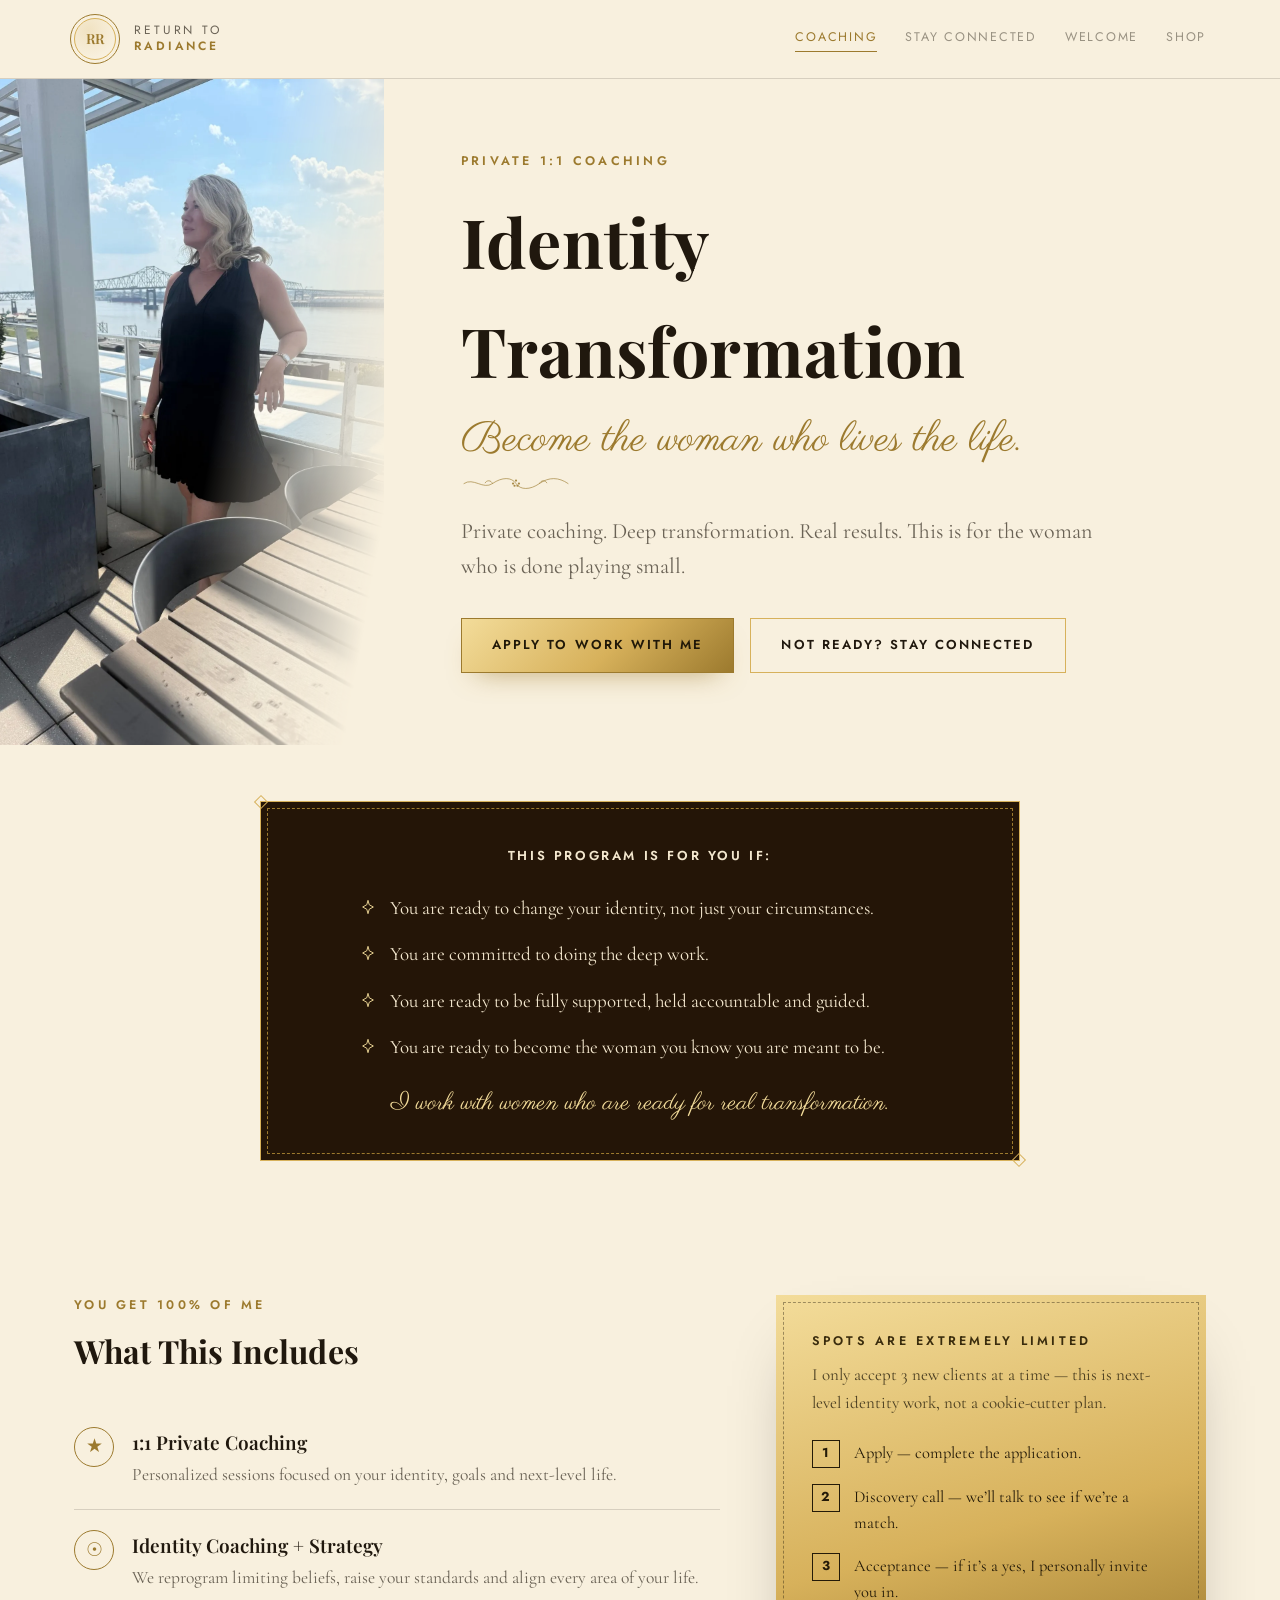
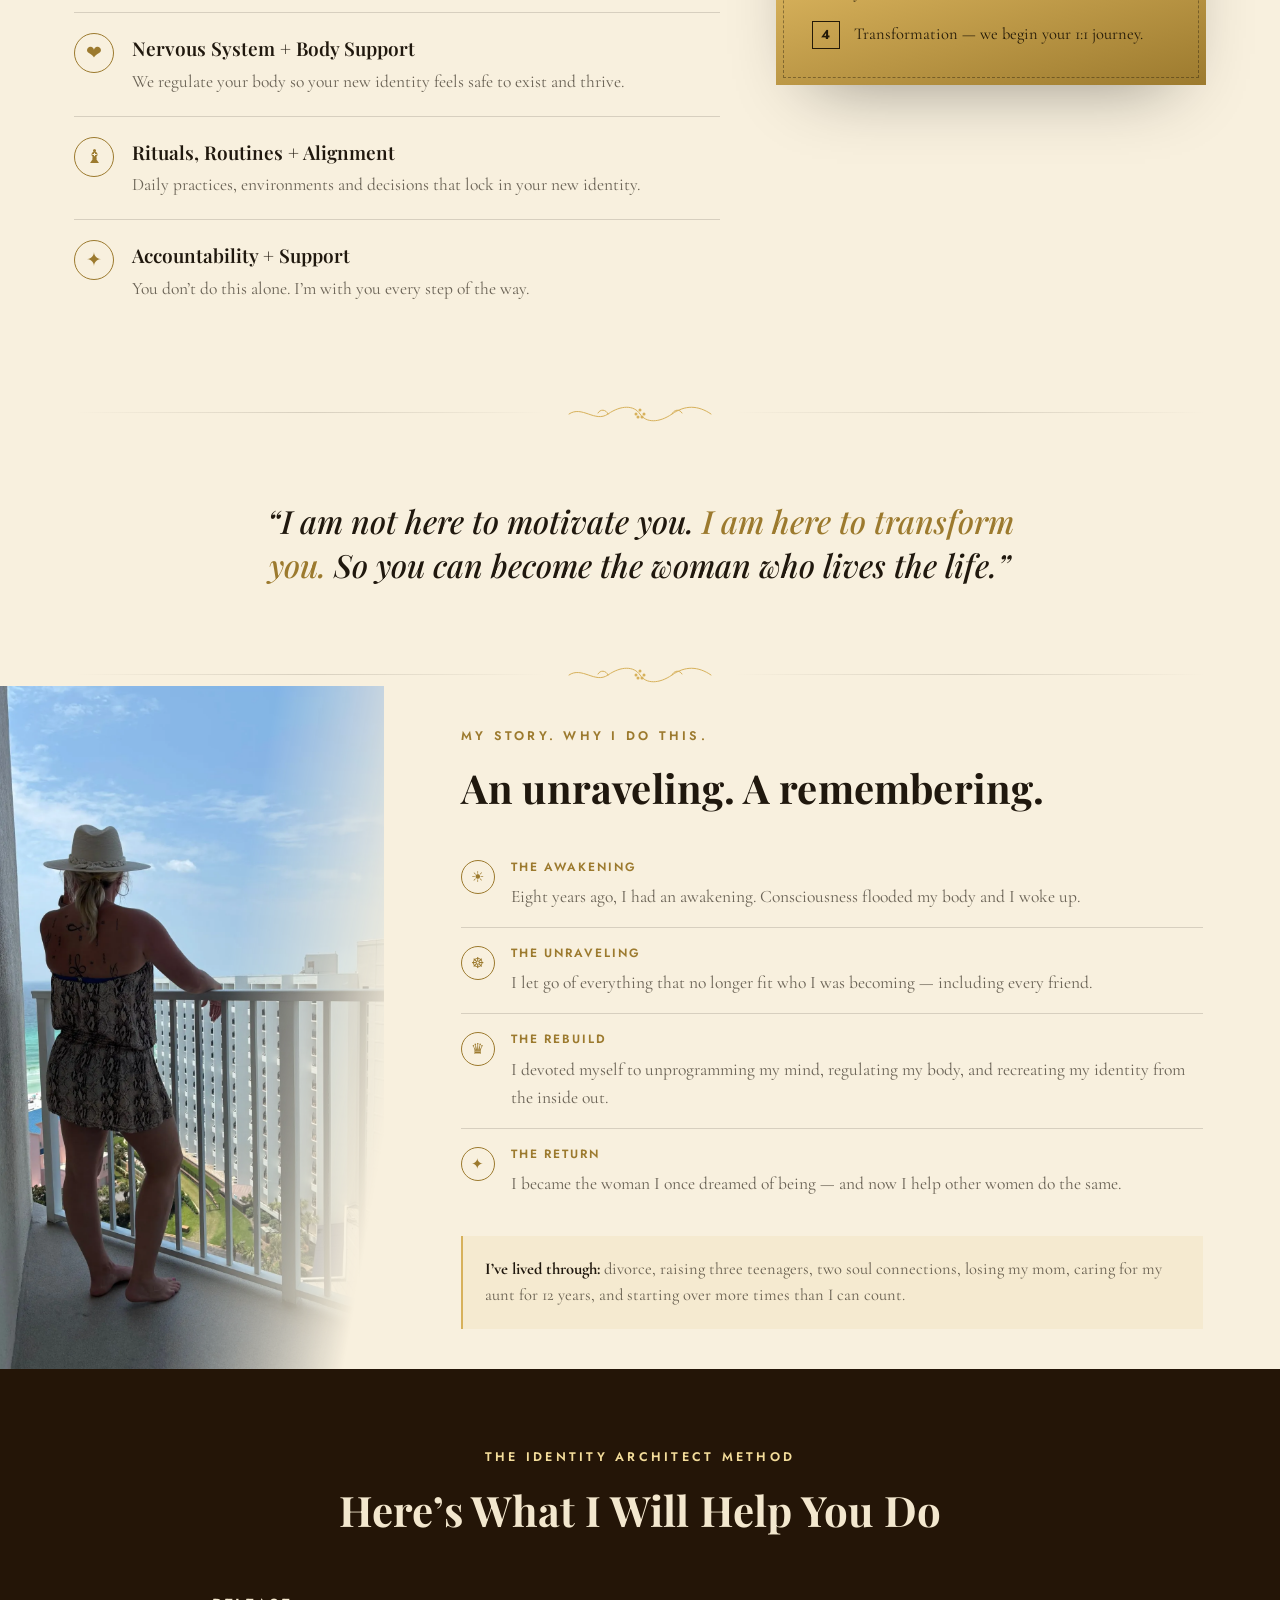
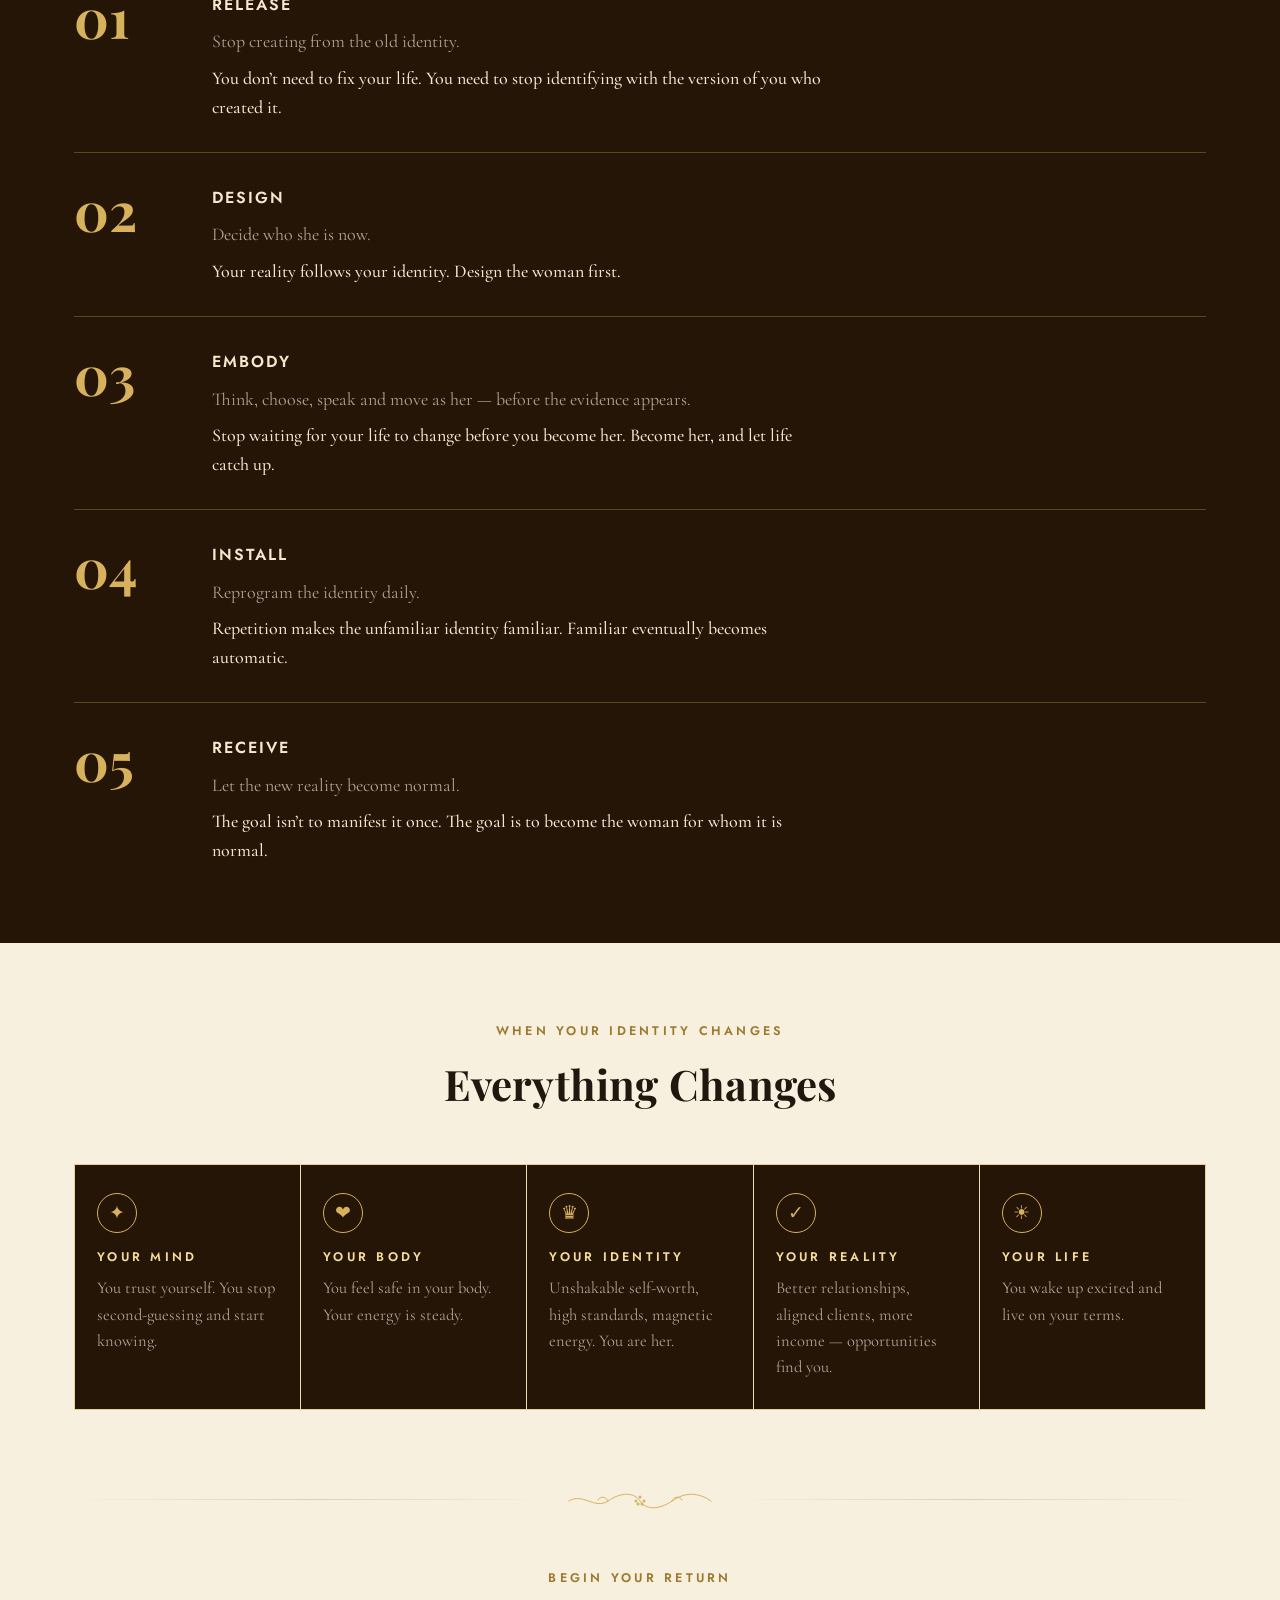
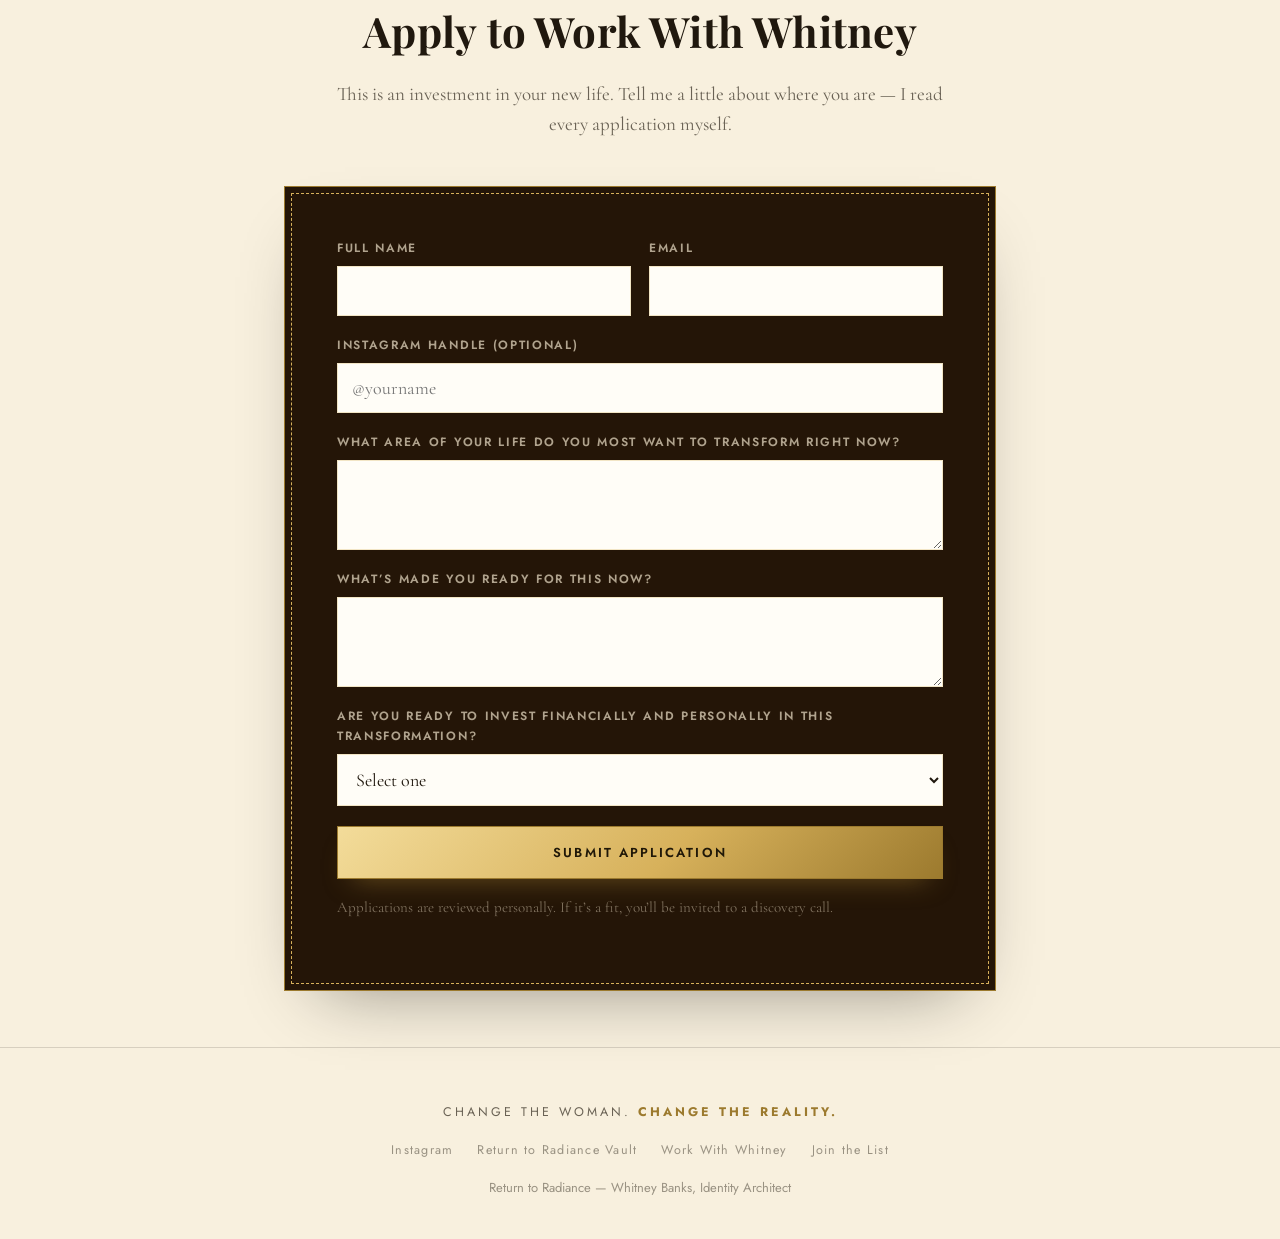
<file: index.html>
<!doctype html>
<html lang="en">
<head>
  <meta charset="utf-8">
  <meta name="viewport" content="width=device-width, initial-scale=1">
  <script>
  // Old single-page URLs (/#/connect etc.) -> real pages.
  (function(){
    var m = location.hash.match(/^#\/(\w*)$/);
    if(!m) return;
    var path = {connect:"/connect", welcome:"/welcome", shop:"/shop"}[m[1]];
    if(path) location.replace(path);
    else history.replaceState(null, "", "/");
  })();
  </script>
  <title>Identity Transformation Coaching | Return to Radiance</title>
  <meta name="description" content="Private 1:1 identity transformation coaching with Whitney Banks, Identity Architect. Deep transformation. Real results. For the woman who is done playing small.">
  <link rel="canonical" href="https://return-to-radiance.vercel.app/">
  <meta property="og:type" content="website">
  <meta property="og:site_name" content="Return to Radiance">
  <meta property="og:title" content="Identity Transformation Coaching | Return to Radiance">
  <meta property="og:description" content="Private 1:1 identity transformation coaching with Whitney Banks, Identity Architect. Deep transformation. Real results. For the woman who is done playing small.">
  <meta property="og:url" content="https://return-to-radiance.vercel.app/">
  <meta property="og:image" content="https://return-to-radiance.vercel.app/assets/images/og-image.jpg">
  <meta property="og:image:width" content="1200">
  <meta property="og:image:height" content="630">
  <meta property="og:image:alt" content="Whitney Banks, Identity Architect">
  <meta name="twitter:card" content="summary_large_image">
  <link rel="icon" href="/favicon.ico" sizes="32x32">
  <link rel="icon" href="/assets/favicon.svg" type="image/svg+xml">
  <link rel="apple-touch-icon" href="/assets/apple-touch-icon.png">
  <link rel="preconnect" href="https://fonts.googleapis.com">
  <link rel="preconnect" href="https://fonts.gstatic.com" crossorigin>
  <link rel="stylesheet" href="https://fonts.googleapis.com/css2?family=Playfair+Display:ital,wght@0,500;0,600;0,700;0,800;1,500&family=Cormorant+Garamond:ital,wght@0,400;0,500;0,600;1,400;1,500&family=Jost:wght@400;500;600&family=Parisienne&display=swap">
  <link rel="stylesheet" href="/assets/styles.css">
  <script src="/assets/site.js" defer></script>
</head>
<body>
<div id="app">
  <header class="topnav">
    <div class="topnav-inner">
      <a class="brand" href="/"><span class="brand-mark">RR</span><span class="brand-word">Return to<b>Radiance</b></span></a>
      <div class="navlinks">
        <a href="/" data-route="coaching" aria-current="page">Coaching</a>
        <a href="/connect" data-route="connect">Stay Connected</a>
        <a href="/welcome" data-route="welcome">Welcome</a>
        <a href="/shop" data-route="shop">Shop</a>
      </div>
    </div>
  </header>
  <main id="main">
    <section class="fade-in hero-section">
      <div class="hero-split">
        <div class="hero-photo-panel">
          <picture>
            <source type="image/webp" srcset="/assets/images/whitney-coaching.webp">
            <img src="/assets/images/whitney-coaching.jpg" width="1500" height="2000" alt="Whitney Banks" style="object-position:center 18%;" fetchpriority="high" onerror="this.closest('.hero-photo-panel').remove()">
          </picture>
        </div>
        <div class="hero-text-panel">
          <div class="hero">
            <div class="eyebrow">Private 1:1 Coaching</div>
            <h1>Identity Transformation</h1>
            <div class="script">Become the woman who lives the life.</div>
            <div class="flourish-accent"><svg class="flourish" width="150" height="24" viewBox="0 0 150 24" fill="none" stroke="currentColor" stroke-width="1" stroke-linecap="round"><path d="M4 13c13-9 26 9 39 0s26-9 32 0 19 9 32 0 26-9 39 0"/><path d="M43 13c-2-5-8-5-10-1"/><path d="M107 13c2-5 8-5 10-1"/><g fill="currentColor" stroke="none"><circle cx="75" cy="9" r="1.5"/><circle cx="71" cy="13" r="1.5"/><circle cx="79" cy="13" r="1.5"/><circle cx="73" cy="16" r="1.5"/><circle cx="77" cy="16" r="1.5"/></g></svg></div>
            <p class="lede">Private coaching. Deep transformation. Real results. This is for the woman who is done playing small.</p>
            <div class="ctas">
              <a class="btn" href="#apply-form">Apply to Work With Me</a>
              <a class="btn btn-ghost" href="/connect">Not Ready? Stay Connected</a>
            </div>
          </div>
        </div>
      </div>
    </section>
    <section class="tight">
      <div class="narrow frame-box reveal">
        <h3>This Program Is For You If:</h3>
        <ul class="qual-list">
          <li><svg width="16" height="16" viewBox="0 0 24 24" fill="none" stroke="currentColor" stroke-width="1.4"><path d="M12 2l1.8 6.6L20 12l-6.2 3.4L12 22l-1.8-6.6L4 12l6.2-3.4z"/></svg><span>You are ready to change your identity, not just your circumstances.</span></li>
          <li><svg width="16" height="16" viewBox="0 0 24 24" fill="none" stroke="currentColor" stroke-width="1.4"><path d="M12 2l1.8 6.6L20 12l-6.2 3.4L12 22l-1.8-6.6L4 12l6.2-3.4z"/></svg><span>You are committed to doing the deep work.</span></li>
          <li><svg width="16" height="16" viewBox="0 0 24 24" fill="none" stroke="currentColor" stroke-width="1.4"><path d="M12 2l1.8 6.6L20 12l-6.2 3.4L12 22l-1.8-6.6L4 12l6.2-3.4z"/></svg><span>You are ready to be fully supported, held accountable and guided.</span></li>
          <li><svg width="16" height="16" viewBox="0 0 24 24" fill="none" stroke="currentColor" stroke-width="1.4"><path d="M12 2l1.8 6.6L20 12l-6.2 3.4L12 22l-1.8-6.6L4 12l6.2-3.4z"/></svg><span>You are ready to become the woman you know you are meant to be.</span></li>
        </ul>
        <span class="script on-panel">I work with women who are ready for real transformation.</span>
      </div>
    </section>
    <section>
      <div class="wrap split reveal">
        <div>
          <div class="eyebrow">You Get 100% of Me</div>
          <h2 style="font-size:32px;margin:10px 0 30px;color:var(--text);">What This Includes</h2>
          <div class="item-row">
            <span class="item-icon">&#9733;</span>
            <div>
              <h4>1:1 Private Coaching</h4>
              <p>Personalized sessions focused on your identity, goals and next-level life.</p>
            </div>
          </div>
          <div class="item-row">
            <span class="item-icon">&#9737;</span>
            <div>
              <h4>Identity Coaching + Strategy</h4>
              <p>We reprogram limiting beliefs, raise your standards and align every area of your life.</p>
            </div>
          </div>
          <div class="item-row">
            <span class="item-icon">&#10084;</span>
            <div>
              <h4>Nervous System + Body Support</h4>
              <p>We regulate your body so your new identity feels safe to exist and thrive.</p>
            </div>
          </div>
          <div class="item-row">
            <span class="item-icon">&#9821;</span>
            <div>
              <h4>Rituals, Routines + Alignment</h4>
              <p>Daily practices, environments and decisions that lock in your new identity.</p>
            </div>
          </div>
          <div class="item-row">
            <span class="item-icon">&#10022;</span>
            <div>
              <h4>Accountability + Support</h4>
              <p>You don&rsquo;t do this alone. I&rsquo;m with you every step of the way.</p>
            </div>
          </div>
        </div>
        <div class="side-card">
          <div class="eyebrow">Spots Are Extremely Limited</div>
          <p>I only accept 3 new clients at a time &mdash; this is next-level identity work, not a cookie-cutter plan.</p>
          <ol class="steps">
            <li>Apply &mdash; complete the application.</li>
            <li>Discovery call &mdash; we&rsquo;ll talk to see if we&rsquo;re a match.</li>
            <li>Acceptance &mdash; if it&rsquo;s a yes, I personally invite you in.</li>
            <li>Transformation &mdash; we begin your 1:1 journey.</li>
          </ol>
        </div>
      </div>
    </section>
    <div class="tight">
      <div class="ornament"><span></span><svg class="flourish" width="150" height="24" viewBox="0 0 150 24" fill="none" stroke="currentColor" stroke-width="1" stroke-linecap="round"><path d="M4 13c13-9 26 9 39 0s26-9 32 0 19 9 32 0 26-9 39 0"/><path d="M43 13c-2-5-8-5-10-1"/><path d="M107 13c2-5 8-5 10-1"/><g fill="currentColor" stroke="none"><circle cx="75" cy="9" r="1.5"/><circle cx="71" cy="13" r="1.5"/><circle cx="79" cy="13" r="1.5"/><circle cx="73" cy="16" r="1.5"/><circle cx="77" cy="16" r="1.5"/></g></svg><span></span></div>
    </div>
    <section class="quote">
      <div class="wrap reveal">
        <blockquote>&ldquo;I am not here to motivate you. <em>I am here to transform you.</em> So you can become the woman who lives the life.&rdquo;</blockquote>
      </div>
    </section>
    <div class="tight">
      <div class="ornament"><span></span><svg class="flourish" width="150" height="24" viewBox="0 0 150 24" fill="none" stroke="currentColor" stroke-width="1" stroke-linecap="round"><path d="M4 13c13-9 26 9 39 0s26-9 32 0 19 9 32 0 26-9 39 0"/><path d="M43 13c-2-5-8-5-10-1"/><path d="M107 13c2-5 8-5 10-1"/><g fill="currentColor" stroke="none"><circle cx="75" cy="9" r="1.5"/><circle cx="71" cy="13" r="1.5"/><circle cx="79" cy="13" r="1.5"/><circle cx="73" cy="16" r="1.5"/><circle cx="77" cy="16" r="1.5"/></g></svg><span></span></div>
    </div>
    <section class="hero-section reveal">
      <div class="hero-split">
        <div class="hero-photo-panel">
          <picture>
            <source type="image/webp" srcset="/assets/images/whitney-story.webp">
            <img src="/assets/images/whitney-story.jpg" width="1500" height="2000" alt="Whitney Banks" style="object-position:center 20%;" loading="lazy" onerror="this.closest('.hero-photo-panel').remove()">
          </picture>
        </div>
        <div class="hero-text-panel">
          <div class="hero">
            <div class="eyebrow">My Story. Why I Do This.</div>
            <h2 style="font-size:clamp(28px,3.4vw,40px);margin:10px 0 22px;color:var(--text);">An unraveling. A remembering.</h2>
            <ul class="timeline">
              <li>
                <span class="item-icon">&#9728;</span>
                <div><span class="t-label">The Awakening</span>
                  <p>Eight years ago, I had an awakening. Consciousness flooded my body and I woke up.</p>
                </div>
              </li>
              <li>
                <span class="item-icon">&#9784;</span>
                <div><span class="t-label">The Unraveling</span>
                  <p>I let go of everything that no longer fit who I was becoming &mdash; including every friend.</p>
                </div>
              </li>
              <li>
                <span class="item-icon">&#9819;</span>
                <div><span class="t-label">The Rebuild</span>
                  <p>I devoted myself to unprogramming my mind, regulating my body, and recreating my identity from the inside out.</p>
                </div>
              </li>
              <li>
                <span class="item-icon">&#10022;</span>
                <div><span class="t-label">The Return</span>
                  <p>I became the woman I once dreamed of being &mdash; and now I help other women do the same.</p>
                </div>
              </li>
            </ul>
            <div class="lived"><b>I&rsquo;ve lived through:</b> divorce, raising three teenagers, two soul connections, losing my mom, caring for my aunt for 12 years, and starting over more times than I can count.</div>
          </div>
        </div>
      </div>
    </section>
    <section class="panel-band">
      <div class="wrap reveal">
        <div class="kicker-block">
          <div class="eyebrow on-panel">The Identity Architect Method</div>
          <h2>Here&rsquo;s What I Will Help You Do</h2>
        </div>
        <div class="method">
          <div class="method-row">
            <div class="method-num">01</div>
            <div>
              <h4>Release</h4>
              <p>Stop creating from the old identity.</p>
              <p class="core">You don&rsquo;t need to fix your life. You need to stop identifying with the version of you who created it.</p>
            </div>
          </div>
          <div class="method-row">
            <div class="method-num">02</div>
            <div>
              <h4>Design</h4>
              <p>Decide who she is now.</p>
              <p class="core">Your reality follows your identity. Design the woman first.</p>
            </div>
          </div>
          <div class="method-row">
            <div class="method-num">03</div>
            <div>
              <h4>Embody</h4>
              <p>Think, choose, speak and move as her &mdash; before the evidence appears.</p>
              <p class="core">Stop waiting for your life to change before you become her. Become her, and let life catch up.</p>
            </div>
          </div>
          <div class="method-row">
            <div class="method-num">04</div>
            <div>
              <h4>Install</h4>
              <p>Reprogram the identity daily.</p>
              <p class="core">Repetition makes the unfamiliar identity familiar. Familiar eventually becomes automatic.</p>
            </div>
          </div>
          <div class="method-row">
            <div class="method-num">05</div>
            <div>
              <h4>Receive</h4>
              <p>Let the new reality become normal.</p>
              <p class="core">The goal isn&rsquo;t to manifest it once. The goal is to become the woman for whom it is normal.</p>
            </div>
          </div>
        </div>
      </div>
    </section>
    <section>
      <div class="wrap reveal">
        <div class="kicker-block">
          <div class="eyebrow">When Your Identity Changes</div>
          <h2>Everything Changes</h2>
        </div>
        <div class="changes">
          <div class="change-cell">
            <span class="item-icon">&#10022;</span>
            <span class="eyebrow on-panel" style="display:block;margin-top:14px;">Your Mind</span>
            <p>You trust yourself. You stop second-guessing and start knowing.</p>
          </div>
          <div class="change-cell">
            <span class="item-icon">&#10084;</span>
            <span class="eyebrow on-panel" style="display:block;margin-top:14px;">Your Body</span>
            <p>You feel safe in your body. Your energy is steady.</p>
          </div>
          <div class="change-cell">
            <span class="item-icon">&#9819;</span>
            <span class="eyebrow on-panel" style="display:block;margin-top:14px;">Your Identity</span>
            <p>Unshakable self-worth, high standards, magnetic energy. You are her.</p>
          </div>
          <div class="change-cell">
            <span class="item-icon">&#10003;</span>
            <span class="eyebrow on-panel" style="display:block;margin-top:14px;">Your Reality</span>
            <p>Better relationships, aligned clients, more income &mdash; opportunities find you.</p>
          </div>
          <div class="change-cell">
            <span class="item-icon">&#9728;</span>
            <span class="eyebrow on-panel" style="display:block;margin-top:14px;">Your Life</span>
            <p>You wake up excited and live on your terms.</p>
          </div>
        </div>
      </div>
    </section>
    <div class="tight">
      <div class="ornament"><span></span><svg class="flourish" width="150" height="24" viewBox="0 0 150 24" fill="none" stroke="currentColor" stroke-width="1" stroke-linecap="round"><path d="M4 13c13-9 26 9 39 0s26-9 32 0 19 9 32 0 26-9 39 0"/><path d="M43 13c-2-5-8-5-10-1"/><path d="M107 13c2-5 8-5 10-1"/><g fill="currentColor" stroke="none"><circle cx="75" cy="9" r="1.5"/><circle cx="71" cy="13" r="1.5"/><circle cx="79" cy="13" r="1.5"/><circle cx="73" cy="16" r="1.5"/><circle cx="77" cy="16" r="1.5"/></g></svg><span></span></div>
    </div>
    <section id="apply-form" class="tight">
      <div class="narrow reveal">
        <div class="kicker-block">
          <div class="eyebrow">Begin Your Return</div>
          <h2 style="color:var(--text);">Apply to Work With Whitney</h2>
          <p style="color:var(--text-soft);margin-top:14px;">This is an investment in your new life. Tell me a little about where you are &mdash; I read every application myself.</p>
        </div>
        <div class="form-wrap" id="apply-form-wrap">
          <form id="apply-form-el" novalidate>
            <div class="two-col">
              <div class="field">
                <label for="ap-name">Full Name</label>
                <input id="ap-name" name="name" type="text" required autocomplete="name">
              </div>
              <div class="field">
                <label for="ap-email">Email</label>
                <input id="ap-email" name="email" type="email" required autocomplete="email">
              </div>
            </div>
            <div class="field">
              <label for="ap-ig">Instagram Handle (optional)</label>
              <input id="ap-ig" name="instagram" type="text" placeholder="@yourname">
            </div>
            <div class="field">
              <label for="ap-change">What area of your life do you most want to transform right now?</label>
              <textarea id="ap-change" name="change_area" required></textarea>
            </div>
            <div class="field">
              <label for="ap-ready">What&rsquo;s made you ready for this now?</label>
              <textarea id="ap-ready" name="ready_reason" required></textarea>
            </div>
            <div class="field">
              <label for="ap-commit">Are you ready to invest financially and personally in this transformation?</label>
              <select id="ap-commit" name="commit" required>
                <option value="" disabled selected>Select one</option>
                <option value="yes">Yes, I&rsquo;m ready</option>
                <option value="not-yet">Not yet, but I want to learn more</option>
              </select>
            </div>
            <button class="btn" type="submit" style="width:100%;justify-content:center;">Submit Application</button>
            <p class="form-note">Applications are reviewed personally. If it&rsquo;s a fit, you&rsquo;ll be invited to a discovery call.</p>
            <div class="form-status" id="apply-status" role="status" aria-live="polite"></div>
          </form>
        </div>
      </div>
    </section>
  </main>
  <footer>
    <div class="wrap foot-inner">
      <div class="foot-tagline">Change the woman. <b>Change the reality.</b></div>
      <div class="foot-links">
        <a href="https://instagram.com/idenityarchitect_whitney" target="_blank" rel="noopener">Instagram</a>
        <a href="https://www.youtube.com/@ReturnToRadianceVault" target="_blank" rel="noopener">Return to Radiance Vault</a>
        <a href="/">Work With Whitney</a>
        <a href="/connect">Join the List</a>
      </div>
      <div class="foot-copy">Return to Radiance &mdash; Whitney Banks, Identity Architect</div>
    </div>
  </footer>
</div>
</body>
</html>
</file>
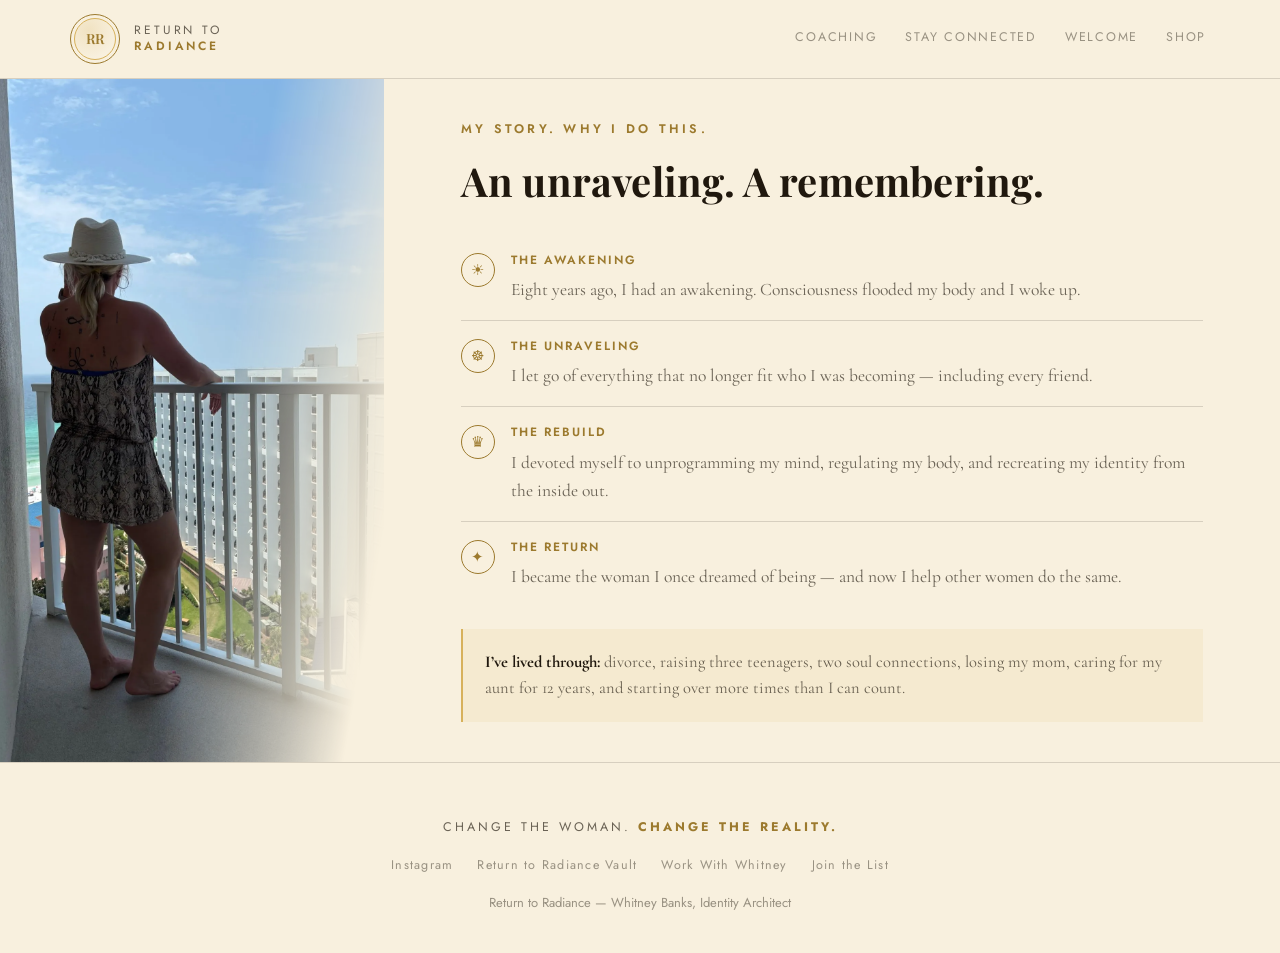
<file: about/index.html>
<!doctype html>
<html lang="en">
<head>
  <meta charset="utf-8">
  <meta name="viewport" content="width=device-width, initial-scale=1">
  <title>My Story | Return to Radiance</title>
  <meta name="description" content="An unraveling. A remembering. Whitney Banks on the awakening, the unraveling and the rebuild behind Return to Radiance.">
  <link rel="canonical" href="https://return-to-radiance.vercel.app/about/">
  <meta property="og:type" content="website">
  <meta property="og:site_name" content="Return to Radiance">
  <meta property="og:title" content="My Story | Return to Radiance">
  <meta property="og:description" content="An unraveling. A remembering. Whitney Banks on the awakening, the unraveling and the rebuild behind Return to Radiance.">
  <meta property="og:url" content="https://return-to-radiance.vercel.app/about/">
  <meta property="og:image" content="https://return-to-radiance.vercel.app/assets/images/og-image.jpg">
  <meta property="og:image:width" content="1200">
  <meta property="og:image:height" content="630">
  <meta property="og:image:alt" content="Whitney Banks, Identity Architect">
  <meta name="twitter:card" content="summary_large_image">
  <link rel="icon" href="/favicon.ico" sizes="32x32">
  <link rel="icon" href="/assets/favicon.svg" type="image/svg+xml">
  <link rel="apple-touch-icon" href="/assets/apple-touch-icon.png">
  <link rel="preconnect" href="https://fonts.googleapis.com">
  <link rel="preconnect" href="https://fonts.gstatic.com" crossorigin>
  <link rel="stylesheet" href="https://fonts.googleapis.com/css2?family=Playfair+Display:ital,wght@0,500;0,600;0,700;0,800;1,500&family=Cormorant+Garamond:ital,wght@0,400;0,500;0,600;1,400;1,500&family=Jost:wght@400;500;600&family=Parisienne&display=swap">
  <link rel="stylesheet" href="/assets/styles.css">
  <script src="/assets/site.js" defer></script>
</head>
<body>
<div id="app">
  <header class="topnav">
    <div class="topnav-inner">
      <a class="brand" href="/"><span class="brand-mark">RR</span><span class="brand-word">Return to<b>Radiance</b></span></a>
      <div class="navlinks">
        <a href="/" data-route="coaching">Coaching</a>
        <a href="/connect" data-route="connect">Stay Connected</a>
        <a href="/welcome" data-route="welcome">Welcome</a>
        <a href="/shop" data-route="shop">Shop</a>
      </div>
    </div>
  </header>
  <main id="main">
    <section class="hero-section reveal">
      <div class="hero-split">
        <div class="hero-photo-panel">
          <picture>
            <source type="image/webp" srcset="/assets/images/whitney-story.webp">
            <img src="/assets/images/whitney-story.jpg" width="1500" height="2000" alt="Whitney Banks" style="object-position:center 20%;" fetchpriority="high" onerror="this.closest('.hero-photo-panel').remove()">
          </picture>
        </div>
        <div class="hero-text-panel">
          <div class="hero">
            <div class="eyebrow">My Story. Why I Do This.</div>
            <h2 style="font-size:clamp(28px,3.4vw,40px);margin:10px 0 22px;color:var(--text);">An unraveling. A remembering.</h2>
            <ul class="timeline">
              <li>
                <span class="item-icon">&#9728;</span>
                <div><span class="t-label">The Awakening</span>
                  <p>Eight years ago, I had an awakening. Consciousness flooded my body and I woke up.</p>
                </div>
              </li>
              <li>
                <span class="item-icon">&#9784;</span>
                <div><span class="t-label">The Unraveling</span>
                  <p>I let go of everything that no longer fit who I was becoming &mdash; including every friend.</p>
                </div>
              </li>
              <li>
                <span class="item-icon">&#9819;</span>
                <div><span class="t-label">The Rebuild</span>
                  <p>I devoted myself to unprogramming my mind, regulating my body, and recreating my identity from the inside out.</p>
                </div>
              </li>
              <li>
                <span class="item-icon">&#10022;</span>
                <div><span class="t-label">The Return</span>
                  <p>I became the woman I once dreamed of being &mdash; and now I help other women do the same.</p>
                </div>
              </li>
            </ul>
            <div class="lived"><b>I&rsquo;ve lived through:</b> divorce, raising three teenagers, two soul connections, losing my mom, caring for my aunt for 12 years, and starting over more times than I can count.</div>
          </div>
        </div>
      </div>
    </section>
  </main>
  <footer>
    <div class="wrap foot-inner">
      <div class="foot-tagline">Change the woman. <b>Change the reality.</b></div>
      <div class="foot-links">
        <a href="https://instagram.com/idenityarchitect_whitney" target="_blank" rel="noopener">Instagram</a>
        <a href="https://www.youtube.com/@ReturnToRadianceVault" target="_blank" rel="noopener">Return to Radiance Vault</a>
        <a href="/">Work With Whitney</a>
        <a href="/connect">Join the List</a>
      </div>
      <div class="foot-copy">Return to Radiance &mdash; Whitney Banks, Identity Architect</div>
    </div>
  </footer>
</div>
</body>
</html>
</file>
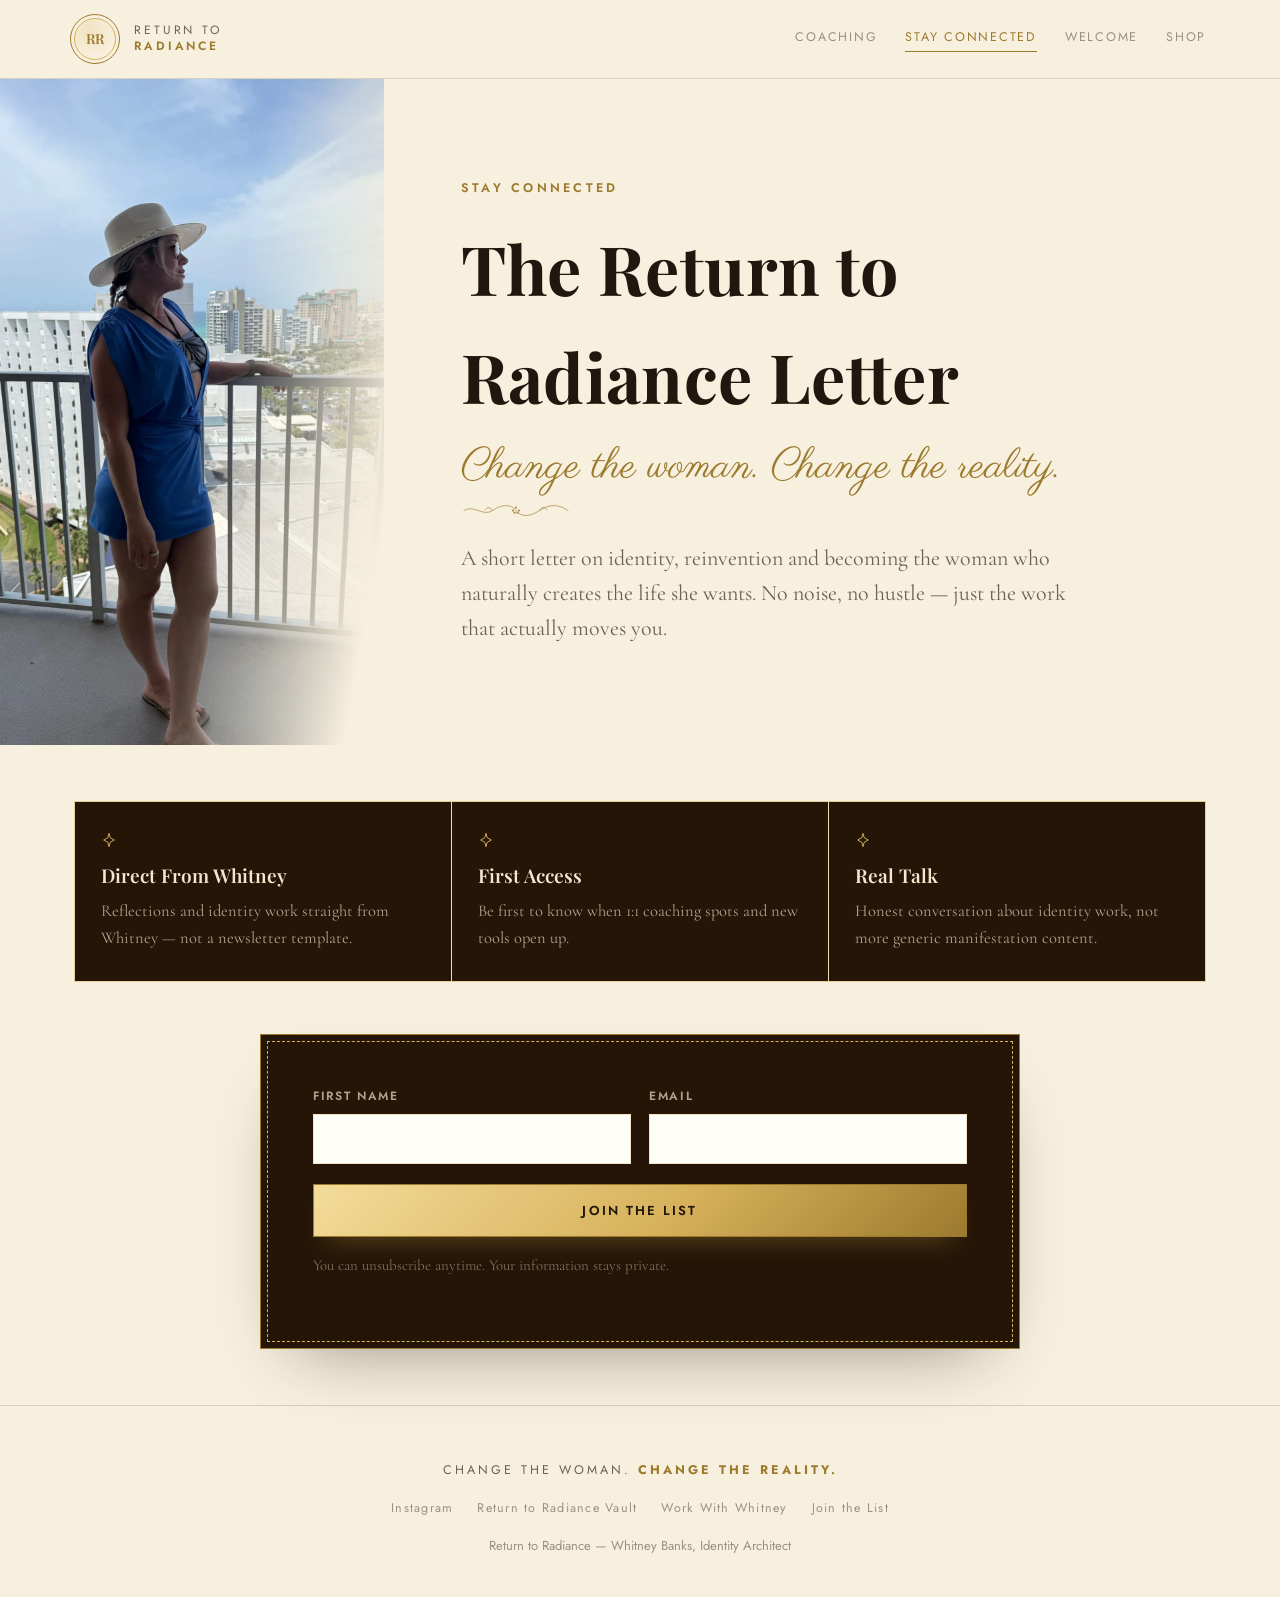
<file: connect/index.html>
<!doctype html>
<html lang="en">
<head>
  <meta charset="utf-8">
  <meta name="viewport" content="width=device-width, initial-scale=1">
  <title>The Return to Radiance Letter | Return to Radiance</title>
  <meta name="description" content="A short letter on identity, reinvention and becoming the woman who naturally creates the life she wants. Straight from Whitney Banks.">
  <link rel="canonical" href="https://return-to-radiance.vercel.app/connect/">
  <meta property="og:type" content="website">
  <meta property="og:site_name" content="Return to Radiance">
  <meta property="og:title" content="The Return to Radiance Letter | Return to Radiance">
  <meta property="og:description" content="A short letter on identity, reinvention and becoming the woman who naturally creates the life she wants. Straight from Whitney Banks.">
  <meta property="og:url" content="https://return-to-radiance.vercel.app/connect/">
  <meta property="og:image" content="https://return-to-radiance.vercel.app/assets/images/og-image.jpg">
  <meta property="og:image:width" content="1200">
  <meta property="og:image:height" content="630">
  <meta property="og:image:alt" content="Whitney Banks, Identity Architect">
  <meta name="twitter:card" content="summary_large_image">
  <link rel="icon" href="/favicon.ico" sizes="32x32">
  <link rel="icon" href="/assets/favicon.svg" type="image/svg+xml">
  <link rel="apple-touch-icon" href="/assets/apple-touch-icon.png">
  <link rel="preconnect" href="https://fonts.googleapis.com">
  <link rel="preconnect" href="https://fonts.gstatic.com" crossorigin>
  <link rel="stylesheet" href="https://fonts.googleapis.com/css2?family=Playfair+Display:ital,wght@0,500;0,600;0,700;0,800;1,500&family=Cormorant+Garamond:ital,wght@0,400;0,500;0,600;1,400;1,500&family=Jost:wght@400;500;600&family=Parisienne&display=swap">
  <link rel="stylesheet" href="/assets/styles.css">
  <script src="/assets/site.js" defer></script>
</head>
<body>
<div id="app">
  <header class="topnav">
    <div class="topnav-inner">
      <a class="brand" href="/"><span class="brand-mark">RR</span><span class="brand-word">Return to<b>Radiance</b></span></a>
      <div class="navlinks">
        <a href="/" data-route="coaching">Coaching</a>
        <a href="/connect" data-route="connect" aria-current="page">Stay Connected</a>
        <a href="/welcome" data-route="welcome">Welcome</a>
        <a href="/shop" data-route="shop">Shop</a>
      </div>
    </div>
  </header>
  <main id="main">
    <section class="fade-in hero-section">
      <div class="hero-split">
        <div class="hero-photo-panel">
          <picture>
            <source type="image/webp" srcset="/assets/images/whitney-connect.webp">
            <img src="/assets/images/whitney-connect.jpg" width="1500" height="2000" alt="Whitney Banks" style="object-position:center 15%;" fetchpriority="high" onerror="this.closest('.hero-photo-panel').remove()">
          </picture>
        </div>
        <div class="hero-text-panel">
          <div class="hero">
            <div class="eyebrow">Stay Connected</div>
            <h1>The Return to Radiance Letter</h1>
            <div class="script">Change the woman. Change the reality.</div>
            <div class="flourish-accent"><svg class="flourish" width="150" height="24" viewBox="0 0 150 24" fill="none" stroke="currentColor" stroke-width="1" stroke-linecap="round"><path d="M4 13c13-9 26 9 39 0s26-9 32 0 19 9 32 0 26-9 39 0"/><path d="M43 13c-2-5-8-5-10-1"/><path d="M107 13c2-5 8-5 10-1"/><g fill="currentColor" stroke="none"><circle cx="75" cy="9" r="1.5"/><circle cx="71" cy="13" r="1.5"/><circle cx="79" cy="13" r="1.5"/><circle cx="73" cy="16" r="1.5"/><circle cx="77" cy="16" r="1.5"/></g></svg></div>
            <p class="lede">A short letter on identity, reinvention and becoming the woman who naturally creates the life she wants. No noise, no hustle &mdash; just the work that actually moves you.</p>
          </div>
        </div>
      </div>
    </section>
    <section class="tight">
      <div class="wrap reveal">
        <div class="value-grid">
          <div class="value-cell"><svg width="16" height="16" viewBox="0 0 24 24" fill="none" stroke="currentColor" stroke-width="1.4"><path d="M12 2l1.8 6.6L20 12l-6.2 3.4L12 22l-1.8-6.6L4 12l6.2-3.4z"/></svg>
            <h4>Direct From Whitney</h4>
            <p>Reflections and identity work straight from Whitney &mdash; not a newsletter template.</p>
          </div>
          <div class="value-cell"><svg width="16" height="16" viewBox="0 0 24 24" fill="none" stroke="currentColor" stroke-width="1.4"><path d="M12 2l1.8 6.6L20 12l-6.2 3.4L12 22l-1.8-6.6L4 12l6.2-3.4z"/></svg>
            <h4>First Access</h4>
            <p>Be first to know when 1:1 coaching spots and new tools open up.</p>
          </div>
          <div class="value-cell"><svg width="16" height="16" viewBox="0 0 24 24" fill="none" stroke="currentColor" stroke-width="1.4"><path d="M12 2l1.8 6.6L20 12l-6.2 3.4L12 22l-1.8-6.6L4 12l6.2-3.4z"/></svg>
            <h4>Real Talk</h4>
            <p>Honest conversation about identity work, not more generic manifestation content.</p>
          </div>
        </div>
        <div class="narrow" style="padding:0;">
          <div class="form-wrap" id="connect-form-wrap">
            <form id="connect-form-el" novalidate>
              <div class="two-col">
                <div class="field">
                  <label for="cn-name">First Name</label>
                  <input id="cn-name" name="name" type="text" autocomplete="given-name">
                </div>
                <div class="field">
                  <label for="cn-email">Email</label>
                  <input id="cn-email" name="email" type="email" required autocomplete="email">
                </div>
              </div>
              <button class="btn" type="submit" style="width:100%;justify-content:center;">Join the List</button>
              <p class="form-note">You can unsubscribe anytime. Your information stays private.</p>
              <div class="form-status" id="connect-status" role="status" aria-live="polite"></div>
            </form>
          </div>
        </div>
      </div>
    </section>
  </main>
  <footer>
    <div class="wrap foot-inner">
      <div class="foot-tagline">Change the woman. <b>Change the reality.</b></div>
      <div class="foot-links">
        <a href="https://instagram.com/idenityarchitect_whitney" target="_blank" rel="noopener">Instagram</a>
        <a href="https://www.youtube.com/@ReturnToRadianceVault" target="_blank" rel="noopener">Return to Radiance Vault</a>
        <a href="/">Work With Whitney</a>
        <a href="/connect">Join the List</a>
      </div>
      <div class="foot-copy">Return to Radiance &mdash; Whitney Banks, Identity Architect</div>
    </div>
  </footer>
</div>
</body>
</html>
</file>
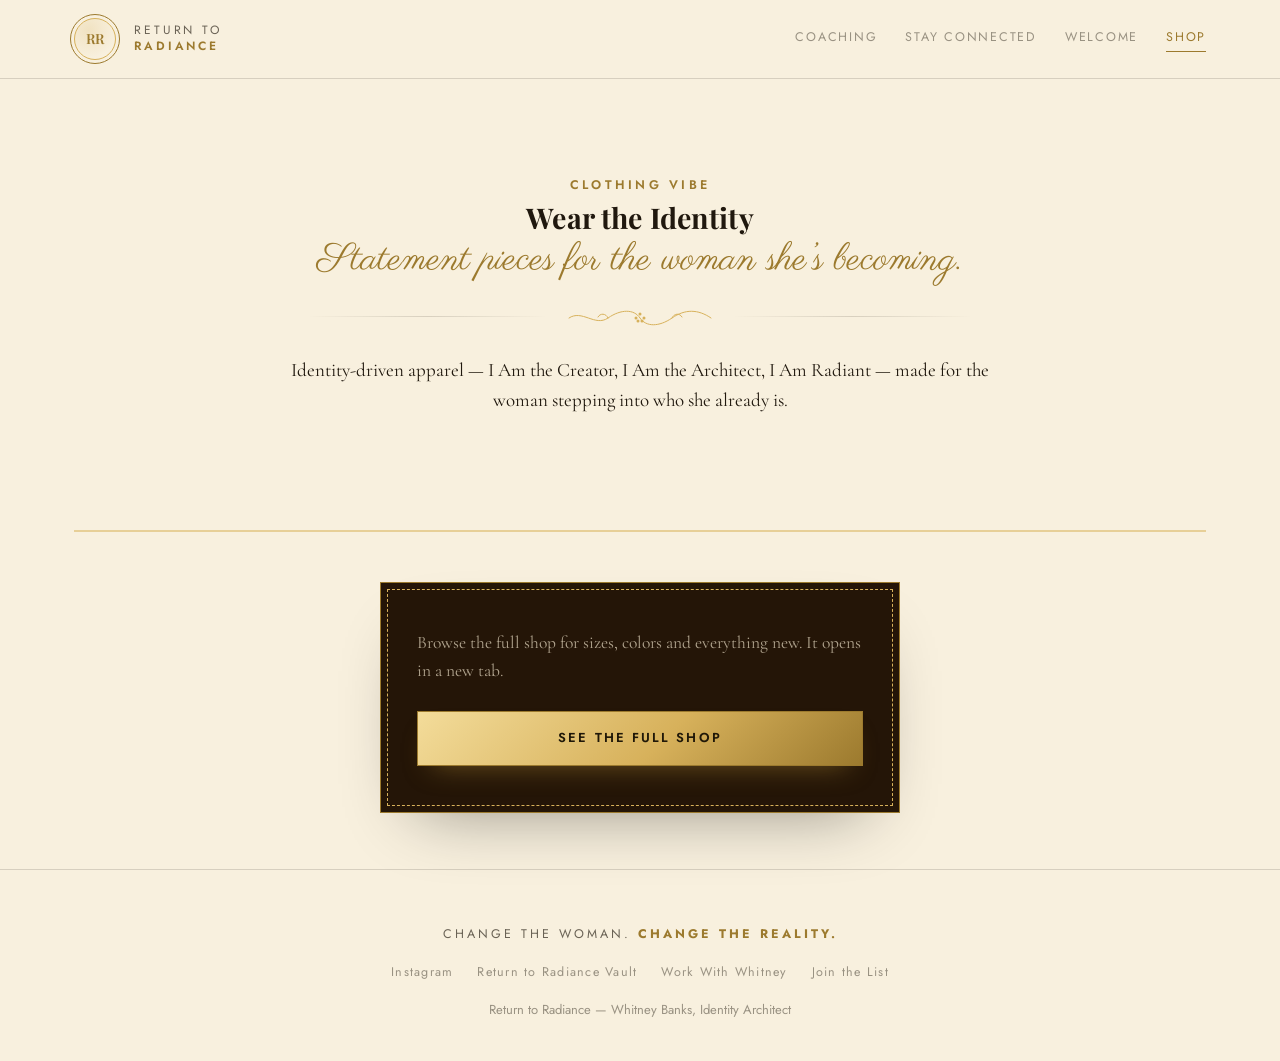
<file: shop/index.html>
<!doctype html>
<html lang="en">
<head>
  <meta charset="utf-8">
  <meta name="viewport" content="width=device-width, initial-scale=1">
  <title>Shop | Return to Radiance</title>
  <meta name="description" content="Wear the identity. Statement pieces and identity-driven apparel for the woman she’s becoming.">
  <link rel="canonical" href="https://return-to-radiance.vercel.app/shop/">
  <meta property="og:type" content="website">
  <meta property="og:site_name" content="Return to Radiance">
  <meta property="og:title" content="Shop | Return to Radiance">
  <meta property="og:description" content="Wear the identity. Statement pieces and identity-driven apparel for the woman she’s becoming.">
  <meta property="og:url" content="https://return-to-radiance.vercel.app/shop/">
  <meta property="og:image" content="https://return-to-radiance.vercel.app/assets/images/og-image.jpg">
  <meta property="og:image:width" content="1200">
  <meta property="og:image:height" content="630">
  <meta property="og:image:alt" content="Whitney Banks, Identity Architect">
  <meta name="twitter:card" content="summary_large_image">
  <link rel="icon" href="/favicon.ico" sizes="32x32">
  <link rel="icon" href="/assets/favicon.svg" type="image/svg+xml">
  <link rel="apple-touch-icon" href="/assets/apple-touch-icon.png">
  <link rel="preconnect" href="https://fonts.googleapis.com">
  <link rel="preconnect" href="https://fonts.gstatic.com" crossorigin>
  <link rel="stylesheet" href="https://fonts.googleapis.com/css2?family=Playfair+Display:ital,wght@0,500;0,600;0,700;0,800;1,500&family=Cormorant+Garamond:ital,wght@0,400;0,500;0,600;1,400;1,500&family=Jost:wght@400;500;600&family=Parisienne&display=swap">
  <link rel="stylesheet" href="/assets/styles.css">
  <script src="/assets/site.js" defer></script>
</head>
<body>
<div id="app">
  <header class="topnav">
    <div class="topnav-inner">
      <a class="brand" href="/"><span class="brand-mark">RR</span><span class="brand-word">Return to<b>Radiance</b></span></a>
      <div class="navlinks">
        <a href="/" data-route="coaching">Coaching</a>
        <a href="/connect" data-route="connect">Stay Connected</a>
        <a href="/welcome" data-route="welcome">Welcome</a>
        <a href="/shop" data-route="shop" aria-current="page">Shop</a>
      </div>
    </div>
  </header>
  <main id="main">
    <section class="shop-hero fade-in">
      <div class="narrow reveal">
        <div class="eyebrow">Clothing Vibe</div>
        <h1>Wear the Identity</h1>
        <div class="script">Statement pieces for the woman she&rsquo;s becoming.</div>
        <div style="margin:26px 0;">
          <div class="ornament"><span></span><svg class="flourish" width="150" height="24" viewBox="0 0 150 24" fill="none" stroke="currentColor" stroke-width="1" stroke-linecap="round"><path d="M4 13c13-9 26 9 39 0s26-9 32 0 19 9 32 0 26-9 39 0"/><path d="M43 13c-2-5-8-5-10-1"/><path d="M107 13c2-5 8-5 10-1"/><g fill="currentColor" stroke="none"><circle cx="75" cy="9" r="1.5"/><circle cx="71" cy="13" r="1.5"/><circle cx="79" cy="13" r="1.5"/><circle cx="73" cy="16" r="1.5"/><circle cx="77" cy="16" r="1.5"/></g></svg><span></span></div>
        </div>
        <p class="lede">Identity-driven apparel &mdash; I Am the Creator, I Am the Architect, I Am Radiant &mdash; made for the woman stepping into who she already is.</p>
      </div>
    </section>
    <section class="tight">
      <div class="wrap reveal">
        <div class="shop-grid" id="shop-grid"></div>
        <div class="shop-panel">
          <p>Browse the full shop for sizes, colors and everything new. It opens in a new tab.</p>
          <a class="btn" href="https://www.etsy.com/shop/RETURNTORADIANCE" target="_blank" rel="noopener" style="width:100%;justify-content:center;">See the Full Shop</a>
        </div>
      </div>
    </section>
  </main>
  <footer>
    <div class="wrap foot-inner">
      <div class="foot-tagline">Change the woman. <b>Change the reality.</b></div>
      <div class="foot-links">
        <a href="https://instagram.com/idenityarchitect_whitney" target="_blank" rel="noopener">Instagram</a>
        <a href="https://www.youtube.com/@ReturnToRadianceVault" target="_blank" rel="noopener">Return to Radiance Vault</a>
        <a href="/">Work With Whitney</a>
        <a href="/connect">Join the List</a>
      </div>
      <div class="foot-copy">Return to Radiance &mdash; Whitney Banks, Identity Architect</div>
    </div>
  </footer>
</div>
</body>
</html>
</file>
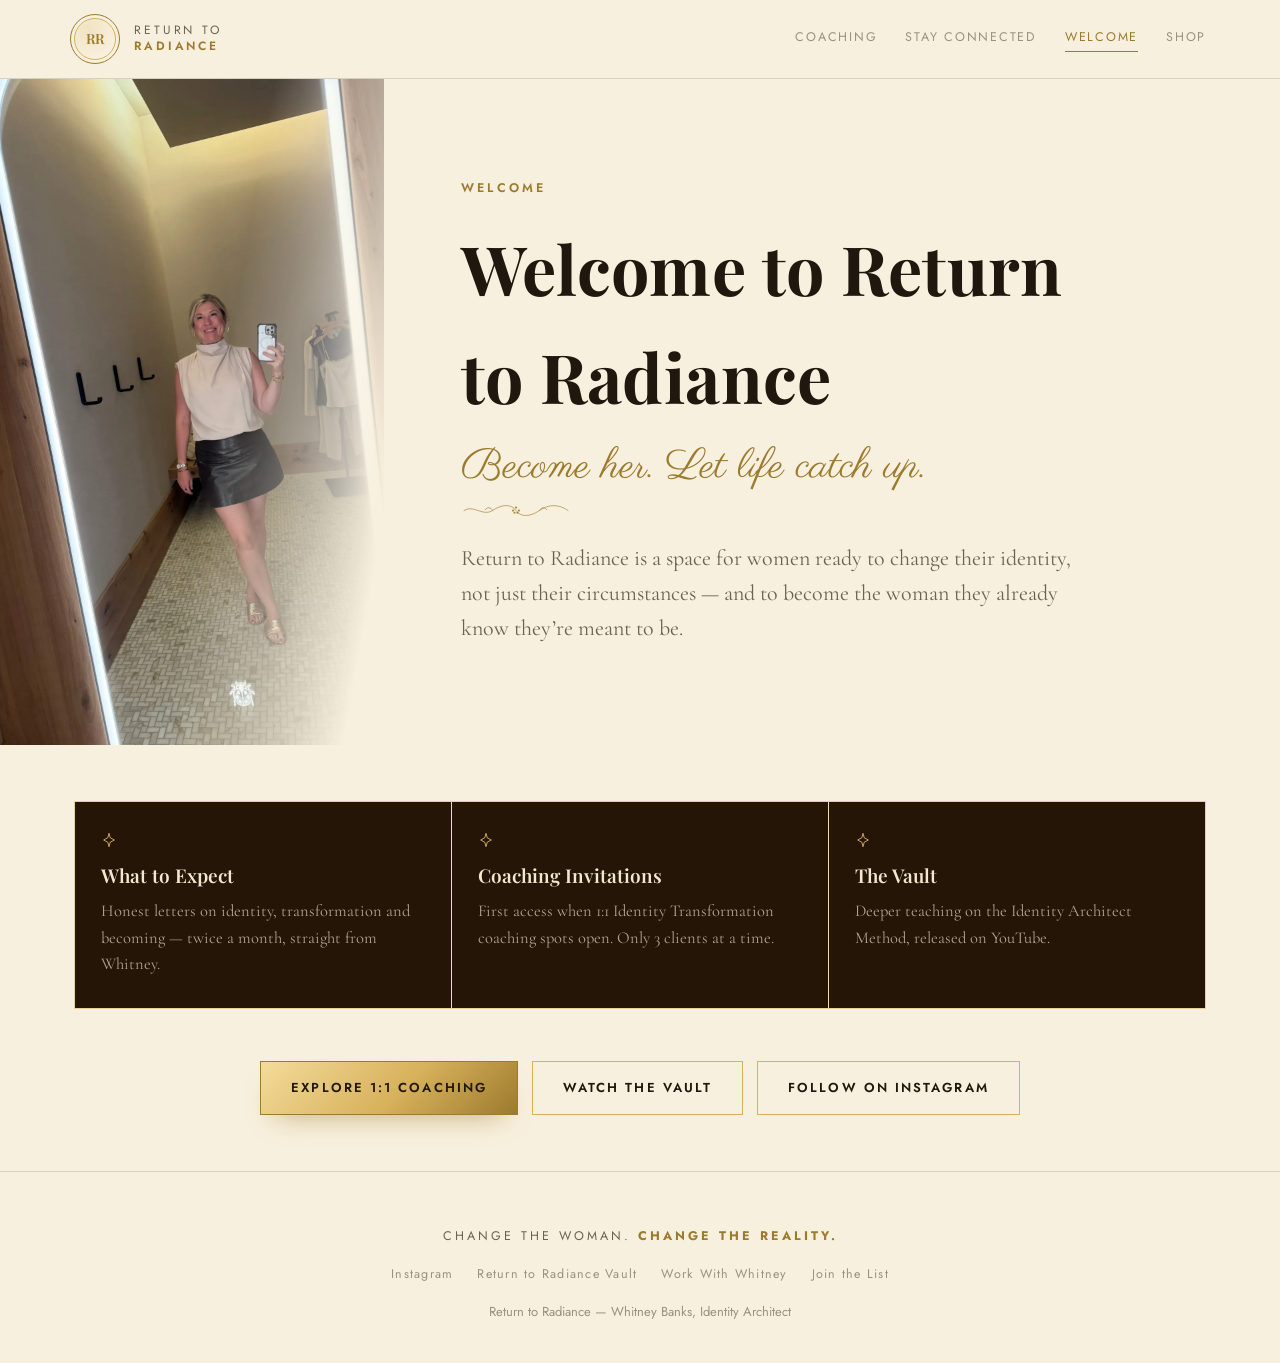
<file: welcome/index.html>
<!doctype html>
<html lang="en">
<head>
  <meta charset="utf-8">
  <meta name="viewport" content="width=device-width, initial-scale=1">
  <title>Welcome | Return to Radiance</title>
  <meta name="description" content="Return to Radiance is a space for women ready to change their identity, not just their circumstances.">
  <link rel="canonical" href="https://return-to-radiance.vercel.app/welcome/">
  <meta property="og:type" content="website">
  <meta property="og:site_name" content="Return to Radiance">
  <meta property="og:title" content="Welcome | Return to Radiance">
  <meta property="og:description" content="Return to Radiance is a space for women ready to change their identity, not just their circumstances.">
  <meta property="og:url" content="https://return-to-radiance.vercel.app/welcome/">
  <meta property="og:image" content="https://return-to-radiance.vercel.app/assets/images/og-image.jpg">
  <meta property="og:image:width" content="1200">
  <meta property="og:image:height" content="630">
  <meta property="og:image:alt" content="Whitney Banks, Identity Architect">
  <meta name="twitter:card" content="summary_large_image">
  <link rel="icon" href="/favicon.ico" sizes="32x32">
  <link rel="icon" href="/assets/favicon.svg" type="image/svg+xml">
  <link rel="apple-touch-icon" href="/assets/apple-touch-icon.png">
  <link rel="preconnect" href="https://fonts.googleapis.com">
  <link rel="preconnect" href="https://fonts.gstatic.com" crossorigin>
  <link rel="stylesheet" href="https://fonts.googleapis.com/css2?family=Playfair+Display:ital,wght@0,500;0,600;0,700;0,800;1,500&family=Cormorant+Garamond:ital,wght@0,400;0,500;0,600;1,400;1,500&family=Jost:wght@400;500;600&family=Parisienne&display=swap">
  <link rel="stylesheet" href="/assets/styles.css">
  <script src="/assets/site.js" defer></script>
</head>
<body>
<div id="app">
  <header class="topnav">
    <div class="topnav-inner">
      <a class="brand" href="/"><span class="brand-mark">RR</span><span class="brand-word">Return to<b>Radiance</b></span></a>
      <div class="navlinks">
        <a href="/" data-route="coaching">Coaching</a>
        <a href="/connect" data-route="connect">Stay Connected</a>
        <a href="/welcome" data-route="welcome" aria-current="page">Welcome</a>
        <a href="/shop" data-route="shop">Shop</a>
      </div>
    </div>
  </header>
  <main id="main">
    <section class="fade-in hero-section">
      <div class="hero-split">
        <div class="hero-photo-panel">
          <picture>
            <source type="image/webp" srcset="/assets/images/whitney-welcome.webp">
            <img src="/assets/images/whitney-welcome.jpg" width="1500" height="2000" alt="Whitney Banks" style="object-position:center 50%;" fetchpriority="high" onerror="this.closest('.hero-photo-panel').remove()">
          </picture>
        </div>
        <div class="hero-text-panel">
          <div class="hero">
            <div class="eyebrow" id="welcome-eyebrow">Welcome</div>
            <h1 id="welcome-heading">Welcome to Return to Radiance</h1>
            <div class="script">Become her. Let life catch up.</div>
            <div class="flourish-accent"><svg class="flourish" width="150" height="24" viewBox="0 0 150 24" fill="none" stroke="currentColor" stroke-width="1" stroke-linecap="round"><path d="M4 13c13-9 26 9 39 0s26-9 32 0 19 9 32 0 26-9 39 0"/><path d="M43 13c-2-5-8-5-10-1"/><path d="M107 13c2-5 8-5 10-1"/><g fill="currentColor" stroke="none"><circle cx="75" cy="9" r="1.5"/><circle cx="71" cy="13" r="1.5"/><circle cx="79" cy="13" r="1.5"/><circle cx="73" cy="16" r="1.5"/><circle cx="77" cy="16" r="1.5"/></g></svg></div>
            <p class="lede">Return to Radiance is a space for women ready to change their identity, not just their circumstances &mdash; and to become the woman they already know they&rsquo;re meant to be.</p>
          </div>
        </div>
      </div>
    </section>
    <section class="tight">
      <div class="wrap reveal">
        <div class="value-grid">
          <div class="value-cell"><svg width="16" height="16" viewBox="0 0 24 24" fill="none" stroke="currentColor" stroke-width="1.4"><path d="M12 2l1.8 6.6L20 12l-6.2 3.4L12 22l-1.8-6.6L4 12l6.2-3.4z"/></svg>
            <h4>What to Expect</h4>
            <p>Honest letters on identity, transformation and becoming &mdash; twice a month, straight from Whitney.</p>
          </div>
          <div class="value-cell"><svg width="16" height="16" viewBox="0 0 24 24" fill="none" stroke="currentColor" stroke-width="1.4"><path d="M12 2l1.8 6.6L20 12l-6.2 3.4L12 22l-1.8-6.6L4 12l6.2-3.4z"/></svg>
            <h4>Coaching Invitations</h4>
            <p>First access when 1:1 Identity Transformation coaching spots open. Only 3 clients at a time.</p>
          </div>
          <div class="value-cell"><svg width="16" height="16" viewBox="0 0 24 24" fill="none" stroke="currentColor" stroke-width="1.4"><path d="M12 2l1.8 6.6L20 12l-6.2 3.4L12 22l-1.8-6.6L4 12l6.2-3.4z"/></svg>
            <h4>The Vault</h4>
            <p>Deeper teaching on the Identity Architect Method, released on YouTube.</p>
          </div>
        </div>
        <div style="text-align:center;">
          <div class="welcome-cta-row" style="justify-content:center;">
            <a class="btn" href="/">Explore 1:1 Coaching</a>
            <a class="btn btn-ghost" href="https://www.youtube.com/@ReturnToRadianceVault" target="_blank" rel="noopener">Watch the Vault</a>
            <a class="btn btn-ghost" href="https://instagram.com/idenityarchitect_whitney" target="_blank" rel="noopener">Follow on Instagram</a>
          </div>
        </div>
      </div>
    </section>
  </main>
  <footer>
    <div class="wrap foot-inner">
      <div class="foot-tagline">Change the woman. <b>Change the reality.</b></div>
      <div class="foot-links">
        <a href="https://instagram.com/idenityarchitect_whitney" target="_blank" rel="noopener">Instagram</a>
        <a href="https://www.youtube.com/@ReturnToRadianceVault" target="_blank" rel="noopener">Return to Radiance Vault</a>
        <a href="/">Work With Whitney</a>
        <a href="/connect">Join the List</a>
      </div>
      <div class="foot-copy">Return to Radiance &mdash; Whitney Banks, Identity Architect</div>
    </div>
  </footer>
</div>
</body>
</html>
</file>
<file: assets/styles.css>
:root{
  --bg:#F8F0DE;
  --bg-alt:#EDDCB3;
  --panel:#241507;
  --panel-deep:#2E1C0D;
  --panel-text:#F3E7CE;
  --panel-text-soft:rgba(243,231,206,.68);
  --panel-text-faint:rgba(243,231,206,.44);
  --text:#20180E;
  --text-soft:rgba(32,24,14,.66);
  --text-faint:rgba(32,24,14,.44);
  --gold:#D7B15B;
  --gold-bright:#F3DC9A;
  --gold-deep:#9C7A2E;
  --line:rgba(32,24,14,.15);
  --line-panel:rgba(215,177,91,.32);
  --field-bg:#FFFDF7;
  --field-text:#20180E;
  --shadow:0 30px 70px -36px rgba(0,0,0,.45);
}

*{box-sizing:border-box;}
html{scroll-behavior:smooth;}
body{
  margin:0;
  background:var(--bg);
  color:var(--text);
  font-family:'Cormorant Garamond',Georgia,serif;
  font-size:19px;
  line-height:1.6;
  -webkit-font-smoothing:antialiased;
}
img{max-width:100%;display:block;}
a{color:inherit;}
:focus-visible{outline:2px solid var(--gold);outline-offset:3px;}
@media (prefers-reduced-motion: reduce){
  *{animation-duration:.001ms !important;transition-duration:.001ms !important;}
}

.reveal{opacity:0;transform:translateY(26px);transition:opacity .8s cubic-bezier(.2,.7,.3,1),transform .8s cubic-bezier(.2,.7,.3,1);}
.reveal.in-view{opacity:1;transform:none;}

.eyebrow{
  font-family:'Jost',sans-serif;
  font-size:12.5px;
  letter-spacing:.26em;
  text-transform:uppercase;
  color:var(--gold-deep);
  font-weight:600;
}
.eyebrow.on-panel{color:var(--gold-bright);}
.script{
  font-family:'Parisienne',cursive;
  font-size:clamp(26px,4vw,38px);
  color:var(--gold-deep);
  line-height:1;
}
.script.on-panel{color:var(--gold-bright);}
h1,h2,h3{
  font-family:'Playfair Display',Georgia,serif;
  text-wrap:balance;
  margin:0;
  letter-spacing:.005em;
}

/* ---------- ornamental divider ---------- */
.ornament{display:flex;align-items:center;gap:18px;max-width:1180px;margin:0 auto;padding:0 24px;}
.ornament span{flex:1;height:1px;background:linear-gradient(90deg,transparent,var(--line) 50%,transparent);}
.ornament svg{color:var(--gold);flex-shrink:0;}
.flourish{width:clamp(90px,16vw,150px);height:auto;}
.flourish-accent{margin-top:12px;color:var(--gold-deep);opacity:.85;}
.flourish-accent .flourish{width:110px;}
/* The original page had no doctype, so it rendered in quirks mode. These rules
   reproduce its layout in standards mode (lines holding only an svg or a small
   label get no extra line-height; forms keep a 1em bottom margin). */
.flourish-accent{line-height:0;}
.flourish-accent .flourish{vertical-align:top;}

.btn{
  font-family:'Jost',sans-serif;
  font-size:13px;
  letter-spacing:.16em;
  text-transform:uppercase;
  font-weight:600;
  display:inline-flex;
  align-items:center;
  gap:10px;
  padding:16px 30px;
  background:linear-gradient(135deg,var(--gold-bright),var(--gold) 55%,var(--gold-deep));
  color:#201808;
  border:1px solid var(--gold-deep);
  cursor:pointer;
  text-decoration:none;
  box-shadow:0 14px 28px -16px rgba(156,122,46,.7);
  transition:filter .2s ease,transform .15s ease,box-shadow .2s ease;
}
.btn:hover{filter:brightness(1.07);transform:translateY(-1px);box-shadow:0 18px 32px -14px rgba(156,122,46,.8);}
.btn-ghost{
  background:transparent;
  color:var(--text);
  border:1px solid var(--gold);
  box-shadow:none;
}
.btn-ghost:hover{background:var(--gold);color:#201808;}

/* ---------- shell ---------- */
#app{min-height:100vh;display:flex;flex-direction:column;}

.topnav{
  position:sticky;top:0;z-index:40;
  background:var(--bg);
  border-bottom:1px solid var(--line);
}
.topnav-inner{
  max-width:1180px;margin:0 auto;padding:18px 24px;
  display:flex;align-items:center;justify-content:space-between;gap:20px;flex-wrap:wrap;
}
.brand{display:flex;align-items:center;gap:18px;text-decoration:none;}
.brand-mark{
  width:42px;height:42px;border-radius:50%;
  border:1px solid var(--gold);
  outline:1px solid var(--gold-deep);
  outline-offset:3px;
  background:radial-gradient(circle at 34% 28%, rgba(215,177,91,.22), transparent 72%);
  display:flex;align-items:center;justify-content:center;
  font-family:'Playfair Display',serif;font-weight:600;font-size:14px;color:var(--gold-deep);
  flex-shrink:0;
}
.brand-word{font-family:'Jost',sans-serif;font-size:12px;letter-spacing:.24em;text-transform:uppercase;line-height:1.3;color:var(--text-soft);}
.brand-word b{display:block;font-weight:600;color:var(--gold-deep);}
.navlinks{display:flex;gap:28px;flex-wrap:wrap;}
.navlinks a{
  font-family:'Jost',sans-serif;font-size:12.5px;letter-spacing:.14em;text-transform:uppercase;
  text-decoration:none;color:var(--text-faint);padding-bottom:4px;border-bottom:1px solid transparent;
}
.navlinks a[aria-current="page"]{color:var(--gold-deep);border-bottom-color:var(--gold-deep);}
.navlinks a:hover{color:var(--text);}
@media (max-width:480px){
  .topnav-inner{padding:14px 16px;gap:10px 16px;}
  .brand{gap:10px;}
  .brand-mark{width:36px;height:36px;font-size:12px;}
  .brand-word{font-size:10.5px;letter-spacing:.18em;}
  .navlinks{gap:16px;}
  .navlinks a{font-size:11px;letter-spacing:.1em;padding:6px 0;}
}

main{flex:1;overflow-x:clip;} /* .frame-box corner diamonds poke past the screen edge on narrow screens */
.wrap{max-width:1180px;margin:0 auto;padding:0 24px;}
.narrow{max-width:760px;margin:0 auto;padding:0 24px;}

section{padding:78px 0;}
section.tight{padding:56px 0;}
@media (max-width:640px){
  section{padding:52px 0;}
  section.tight{padding:38px 0;}
}
section.panel-band{background:var(--panel);color:var(--panel-text);}
.fade-in{animation:fadeUp .55s ease both;}
@keyframes fadeUp{from{opacity:0;transform:translateY(10px);}to{opacity:1;transform:translateY(0);}}

/* ---------- hero ---------- */
.hero{padding:92px 0 68px;text-align:center;}
.hero h1{font-size:clamp(40px,7vw,72px);font-weight:700;margin-top:16px;color:var(--text);}
.hero .script{margin-top:16px;}
.hero p.lede{max-width:600px;margin:22px auto 0;color:var(--text-soft);font-size:21px;}
.hero .ctas{margin-top:34px;display:flex;gap:16px;justify-content:center;flex-wrap:wrap;}

/* ---------- qualifier box ---------- */
.frame-box{
  border:1px solid var(--gold);
  outline:1px dashed var(--gold-deep);
  outline-offset:-8px;
  padding:44px clamp(20px,5vw,56px);
  position:relative;
  background:var(--panel);
  color:var(--panel-text);
}
.frame-box:before,.frame-box:after{
  content:"";position:absolute;width:8px;height:8px;border:1px solid var(--gold);transform:rotate(45deg);
}
.frame-box:before{top:-5px;left:-5px;}
.frame-box:after{bottom:-5px;right:-5px;}
.frame-box h3{text-align:center;font-family:'Jost',sans-serif;font-size:13px;letter-spacing:.2em;text-transform:uppercase;font-weight:600;color:var(--panel-text);}
.qual-list{list-style:none;margin:26px auto 0;padding:0;max-width:560px;display:flex;flex-direction:column;gap:16px;}
.qual-list li{display:flex;gap:14px;font-size:19px;}
.qual-list svg{flex-shrink:0;margin-top:6px;color:var(--gold-bright);}
.frame-box .script{display:block;text-align:center;margin-top:30px;font-size:24px;}

/* ---------- includes / how it works ---------- */
.split{display:grid;grid-template-columns:1.5fr 1fr;gap:56px;align-items:start;}
@media (max-width:820px){.split{grid-template-columns:1fr;}}
.item-row{display:flex;gap:18px;padding:20px 0;border-bottom:1px solid var(--line);}
.item-row:first-child{padding-top:0;}
.item-row:last-child{border-bottom:none;}
.item-icon{
  width:40px;height:40px;border-radius:50%;border:1px solid var(--gold-deep);
  display:flex;align-items:center;justify-content:center;flex-shrink:0;color:var(--gold-deep);
}
.item-row h4{font-family:'Playfair Display',serif;font-size:19px;font-weight:600;margin:0 0 4px;color:var(--text);}
.item-row p{margin:0;color:var(--text-soft);font-size:17.5px;}

.side-card{
  background:linear-gradient(165deg,var(--gold-bright),var(--gold) 58%,var(--gold-deep));
  color:#201808;padding:36px;box-shadow:var(--shadow);
  outline:1px dashed rgba(32,24,8,.4);outline-offset:-8px;position:relative;
}
.side-card .eyebrow{color:#3a2c0d;}
.side-card p{color:rgba(32,24,8,.78);font-size:17px;margin:10px 0 24px;}
.steps{list-style:none;margin:0;padding:0;counter-reset:step;display:flex;flex-direction:column;gap:16px;}
.steps li{counter-increment:step;display:flex;gap:14px;font-size:16.5px;color:#241a08;}
.steps li:before{
  content:counter(step);font-family:'Jost',sans-serif;font-weight:700;font-size:13px;
  width:26px;height:26px;border:1px solid #241a08;color:#241a08;
  display:flex;align-items:center;justify-content:center;flex-shrink:0;
}

/* ---------- quote ---------- */
.quote{text-align:center;padding:74px 0;}
.quote blockquote{
  font-family:'Playfair Display',serif;font-style:italic;font-weight:500;
  font-size:clamp(22px,3.4vw,32px);max-width:760px;margin:0 auto;line-height:1.4;color:var(--text);
}
.quote blockquote em{color:var(--gold-deep);font-style:italic;}

/* ---------- hero photo + text, side by side ---------- */
.hero-section{padding:0;}
.hero-split{
  display:grid;
  grid-template-columns:3fr 7fr;
  align-items:stretch;
  min-height:clamp(480px,74vh,720px);
}
.hero-photo-panel{position:relative;height:100%;overflow:hidden;}
.hero-photo-panel picture{display:contents;}
.hero-photo-panel img{
  width:100%;height:100%;object-fit:cover;display:block;
  -webkit-mask-image:linear-gradient(100deg, #000 55%, transparent 92%);
  mask-image:linear-gradient(100deg, #000 55%, transparent 92%);
}
.hero-text-panel{display:flex;align-items:center;padding:40px clamp(28px,6vw,110px);}
.hero-text-panel .hero{padding:0;text-align:left;max-width:800px;}
.hero-text-panel .hero h1{font-size:clamp(38px,5.4vw,68px);}
.hero-text-panel .hero .script{font-size:clamp(28px,4.4vw,42px);}
.hero-text-panel .hero p.lede{margin-left:0;margin-right:0;max-width:640px;font-size:22px;}
.hero-text-panel .hero .ctas{justify-content:flex-start;}
@media (max-width:860px){
  .hero-split{grid-template-columns:1fr;min-height:auto;}
  .hero-photo-panel{height:clamp(320px,58vw,460px);}
.hero-photo-panel img{
    -webkit-mask-image:linear-gradient(to bottom, #000 55%, transparent 92%);
    mask-image:linear-gradient(to bottom, #000 55%, transparent 92%);
  }
  .hero-text-panel{padding:28px 24px;}
  .hero-text-panel .hero{text-align:center;max-width:none;margin:0 auto;}
  .hero-text-panel .hero p.lede{margin-left:auto;margin-right:auto;}
  .hero-text-panel .hero .ctas{justify-content:center;}
}

/* ---------- story ---------- */
.timeline{list-style:none;margin:0;padding:0;display:flex;flex-direction:column;}
.timeline li{padding:16px 0;border-bottom:1px solid var(--line);display:flex;gap:16px;align-items:flex-start;}
.timeline li .item-icon{margin-top:2px;width:34px;height:34px;font-size:15px;}
.timeline li:last-child{border-bottom:none;}
.timeline .t-label{font-family:'Jost',sans-serif;font-size:12px;letter-spacing:.16em;text-transform:uppercase;color:var(--gold-deep);font-weight:600;}
.timeline .t-label{display:block;} /* quirks-mode layout, see .flourish-accent */
.timeline p{margin:6px 0 0;font-size:17.5px;color:var(--text-soft);}
.lived{margin:22px 0 0;padding:20px 22px;background:rgba(215,177,91,.1);border-left:2px solid var(--gold);font-size:16.5px;color:var(--text-soft);}
.lived b{color:var(--text);}

/* ---------- method ---------- */
.method{display:flex;flex-direction:column;}
.method-row{
  display:grid;grid-template-columns:110px 1fr;gap:28px;padding:30px 0;border-bottom:1px solid var(--line-panel);
}
.method-row:first-child{padding-top:0;}
.method-row:last-child{border-bottom:none;padding-bottom:0;}
.method-num{font-family:'Playfair Display',serif;font-size:54px;font-weight:700;color:var(--gold);line-height:1;}
.method-row h4{font-family:'Jost',sans-serif;letter-spacing:.12em;text-transform:uppercase;font-size:16px;margin:2px 0 10px;font-weight:600;color:var(--panel-text);}
.method-row p{margin:0;color:var(--panel-text-soft);font-size:18px;max-width:620px;}
.method-row p.core{margin-top:8px;color:var(--panel-text);font-weight:500;}
@media (max-width:600px){.method-row{grid-template-columns:1fr;gap:8px;}}

/* ---------- changes grid ---------- */
.changes{display:grid;grid-template-columns:repeat(5,1fr);gap:1px;background:var(--line-panel);border:1px solid var(--line-panel);}
@media (max-width:900px){.changes{grid-template-columns:repeat(2,1fr);}}
@media (max-width:520px){.changes{grid-template-columns:1fr;}}
.change-cell{background:var(--panel);padding:28px 22px;}
.change-cell .item-icon{border-color:var(--gold);color:var(--gold);}
.change-cell .eyebrow{display:block;margin-bottom:8px;}
.change-cell p{margin:0;font-size:16.5px;color:var(--panel-text-soft);}

/* ---------- forms ---------- */
.form-wrap{background:var(--panel);color:var(--panel-text);border:1px solid var(--gold-deep);outline:1px dashed var(--gold);outline-offset:-8px;padding:clamp(28px,5vw,52px);box-shadow:var(--shadow);position:relative;}
.form-wrap form{margin-bottom:1em;} /* quirks-mode layout, see .flourish-accent */
.field{display:flex;flex-direction:column;gap:8px;margin-bottom:20px;}
.field label{font-family:'Jost',sans-serif;font-size:12px;letter-spacing:.14em;text-transform:uppercase;color:var(--panel-text-soft);font-weight:600;}
.field input,.field textarea,.field select{
  font-family:'Cormorant Garamond',serif;font-size:18px;color:var(--field-text);
  background:var(--field-bg);border:1px solid var(--line-panel);padding:13px 14px;
  font-variant-numeric:tabular-nums;
}
.field textarea{resize:vertical;min-height:90px;font-family:inherit;}
.field input:focus,.field textarea:focus,.field select:focus{border-color:var(--gold-deep);}
.two-col{display:grid;grid-template-columns:1fr 1fr;gap:18px;}
@media (max-width:560px){.two-col{grid-template-columns:1fr;}}
.form-note{font-size:15px;color:var(--panel-text-faint);margin-top:16px;}
.form-status{margin-top:18px;font-family:'Jost',sans-serif;font-size:14px;letter-spacing:.02em;}
.form-status.err{color:#9B3A2E;}
.form-status.ok{color:var(--gold-deep);}
.success{
  text-align:center;padding:30px 10px;
}
.success h3{font-size:26px;margin-bottom:10px;color:var(--panel-text);}
.success p{color:var(--panel-text-soft);}

/* ---------- misc sections ---------- */
.kicker-block{text-align:center;max-width:640px;margin:0 auto 46px;}
.kicker-block h2{font-size:clamp(28px,4.6vw,42px);margin-top:10px;color:var(--text);}
.panel-band .kicker-block h2{color:var(--panel-text);}
.value-grid{display:grid;grid-template-columns:repeat(3,1fr);gap:1px;background:var(--line-panel);border:1px solid var(--line-panel);margin-bottom:52px;}
@media (max-width:760px){.value-grid{grid-template-columns:1fr;}}
.value-cell{background:var(--panel);padding:30px 26px;}
.value-cell svg{color:var(--gold);margin-bottom:12px;}
.value-cell svg{display:block;} /* quirks-mode layout, see .flourish-accent */
.value-cell h4{font-family:'Playfair Display',serif;font-size:19px;margin:0 0 8px;font-weight:600;color:var(--panel-text);}
.value-cell p{margin:0;color:var(--panel-text-soft);font-size:16.5px;}

.welcome-cta-row{display:flex;gap:14px;flex-wrap:wrap;justify-content:center;margin-top:30px;}

.shop-hero{text-align:center;padding:96px 0 40px;}
.shop-panel{
  max-width:520px;margin:50px auto 0;padding:46px 36px;background:var(--panel);color:var(--panel-text);border:1px solid var(--gold-deep);outline:1px dashed var(--gold);outline-offset:-8px;box-shadow:var(--shadow);position:relative;
}
.shop-grid{
  display:grid;grid-template-columns:repeat(4,1fr);gap:1px;
  background:var(--line-panel);border:1px solid var(--line-panel);
}
@media (max-width:900px){.shop-grid{grid-template-columns:repeat(3,1fr);}}
@media (max-width:640px){.shop-grid{grid-template-columns:repeat(2,1fr);}}
.shop-card{background:var(--panel);display:flex;flex-direction:column;text-decoration:none;color:var(--panel-text);}
.shop-card-img{aspect-ratio:3/4;overflow:hidden;background:var(--panel-deep);}
.shop-card-img img{width:100%;height:100%;object-fit:cover;display:block;transition:transform .45s ease;}
.shop-card:hover .shop-card-img img{transform:scale(1.05);}
.shop-card-info{padding:16px 14px;flex:1;display:flex;flex-direction:column;gap:6px;}
.shop-card-title{font-family:'Playfair Display',serif;font-size:14.5px;line-height:1.35;color:var(--panel-text);margin:0;}
.shop-card-price{font-family:'Jost',sans-serif;font-size:12.5px;letter-spacing:.08em;color:var(--gold-bright);margin-top:auto;}
.shop-panel p{color:var(--panel-text-soft);font-size:17.5px;margin:0 0 26px;}

footer{border-top:1px solid var(--line);padding:54px 0 40px;margin-top:auto;}
.foot-inner{display:flex;flex-direction:column;align-items:center;gap:18px;text-align:center;}
.foot-tagline{font-family:'Jost',sans-serif;font-size:12.5px;letter-spacing:.24em;text-transform:uppercase;color:var(--text-soft);}
.foot-tagline b{color:var(--gold-deep);}
.foot-links{display:flex;gap:24px;flex-wrap:wrap;justify-content:center;}
.foot-links a{font-family:'Jost',sans-serif;font-size:12.5px;letter-spacing:.1em;text-decoration:none;color:var(--text-faint);}
.foot-links a:hover{color:var(--gold-deep);}
.foot-copy{font-size:13px;color:var(--text-faint);font-family:'Jost',sans-serif;}
</file>
